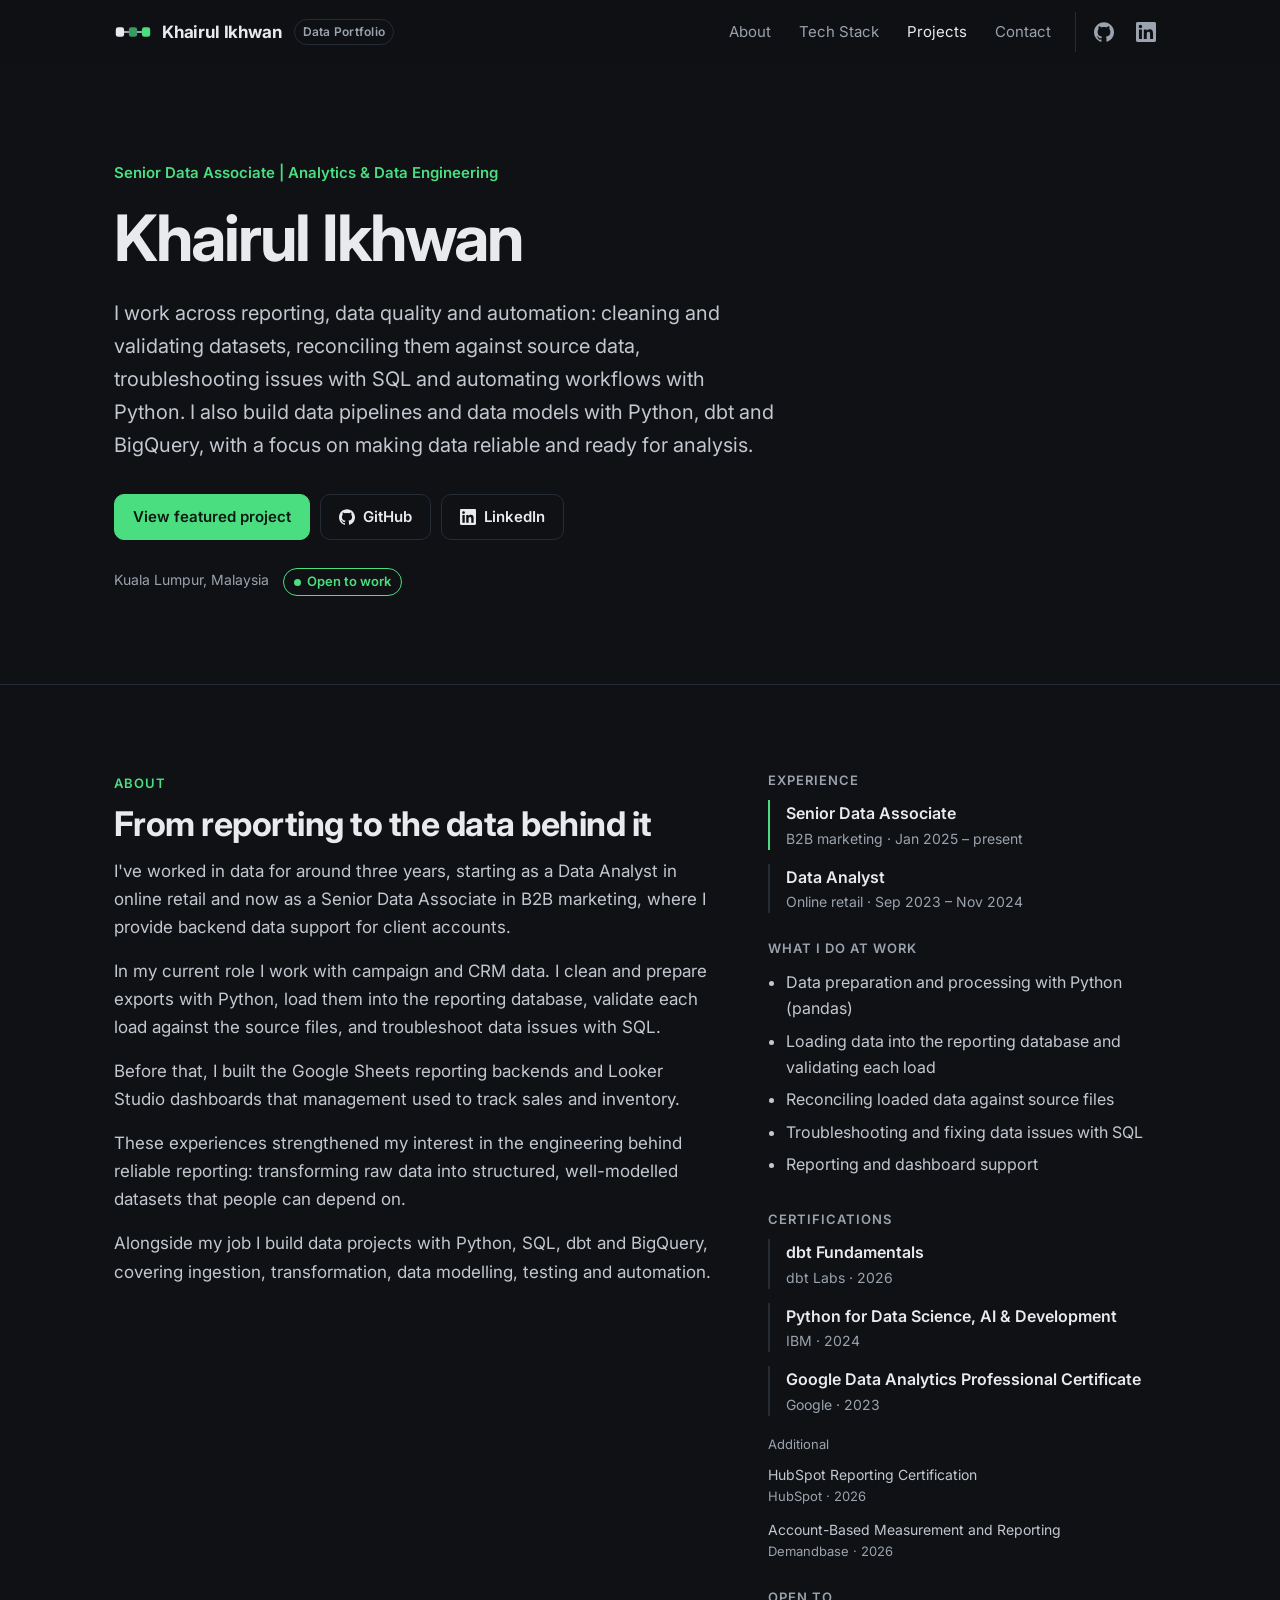
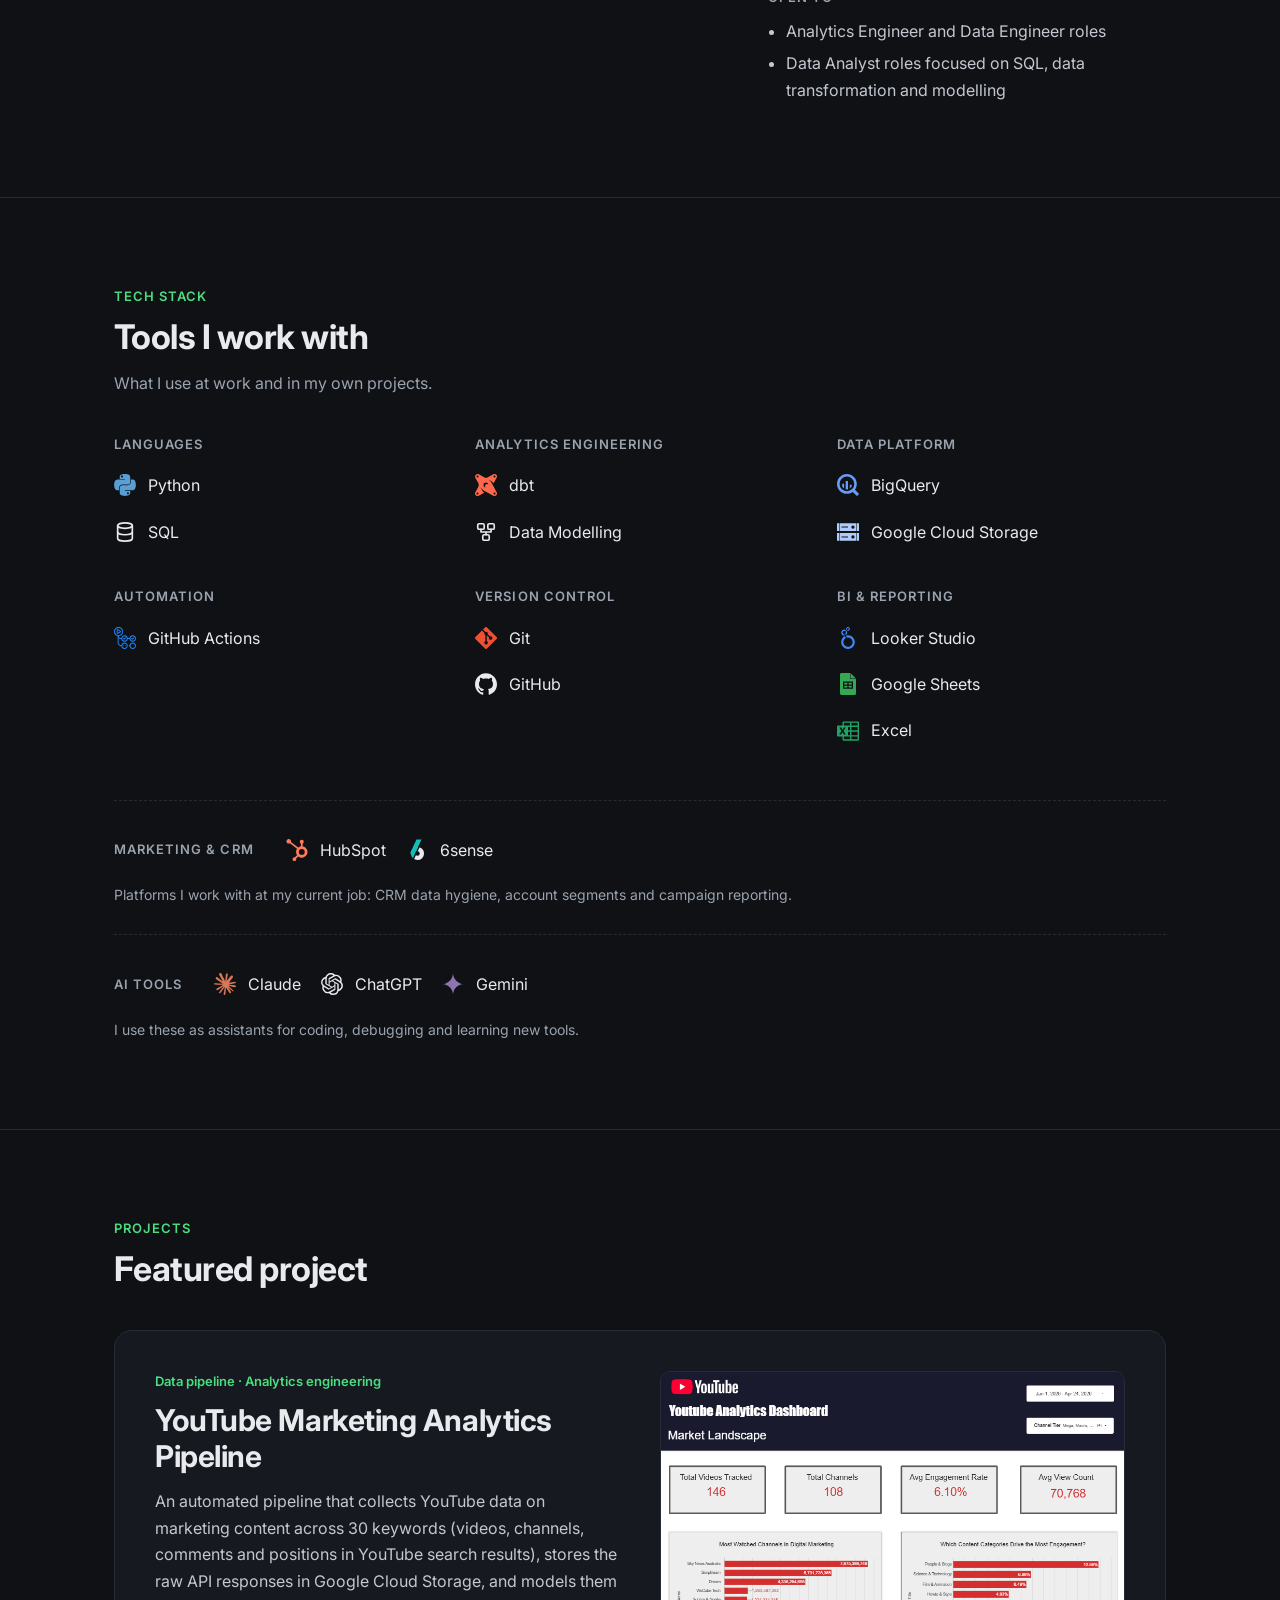
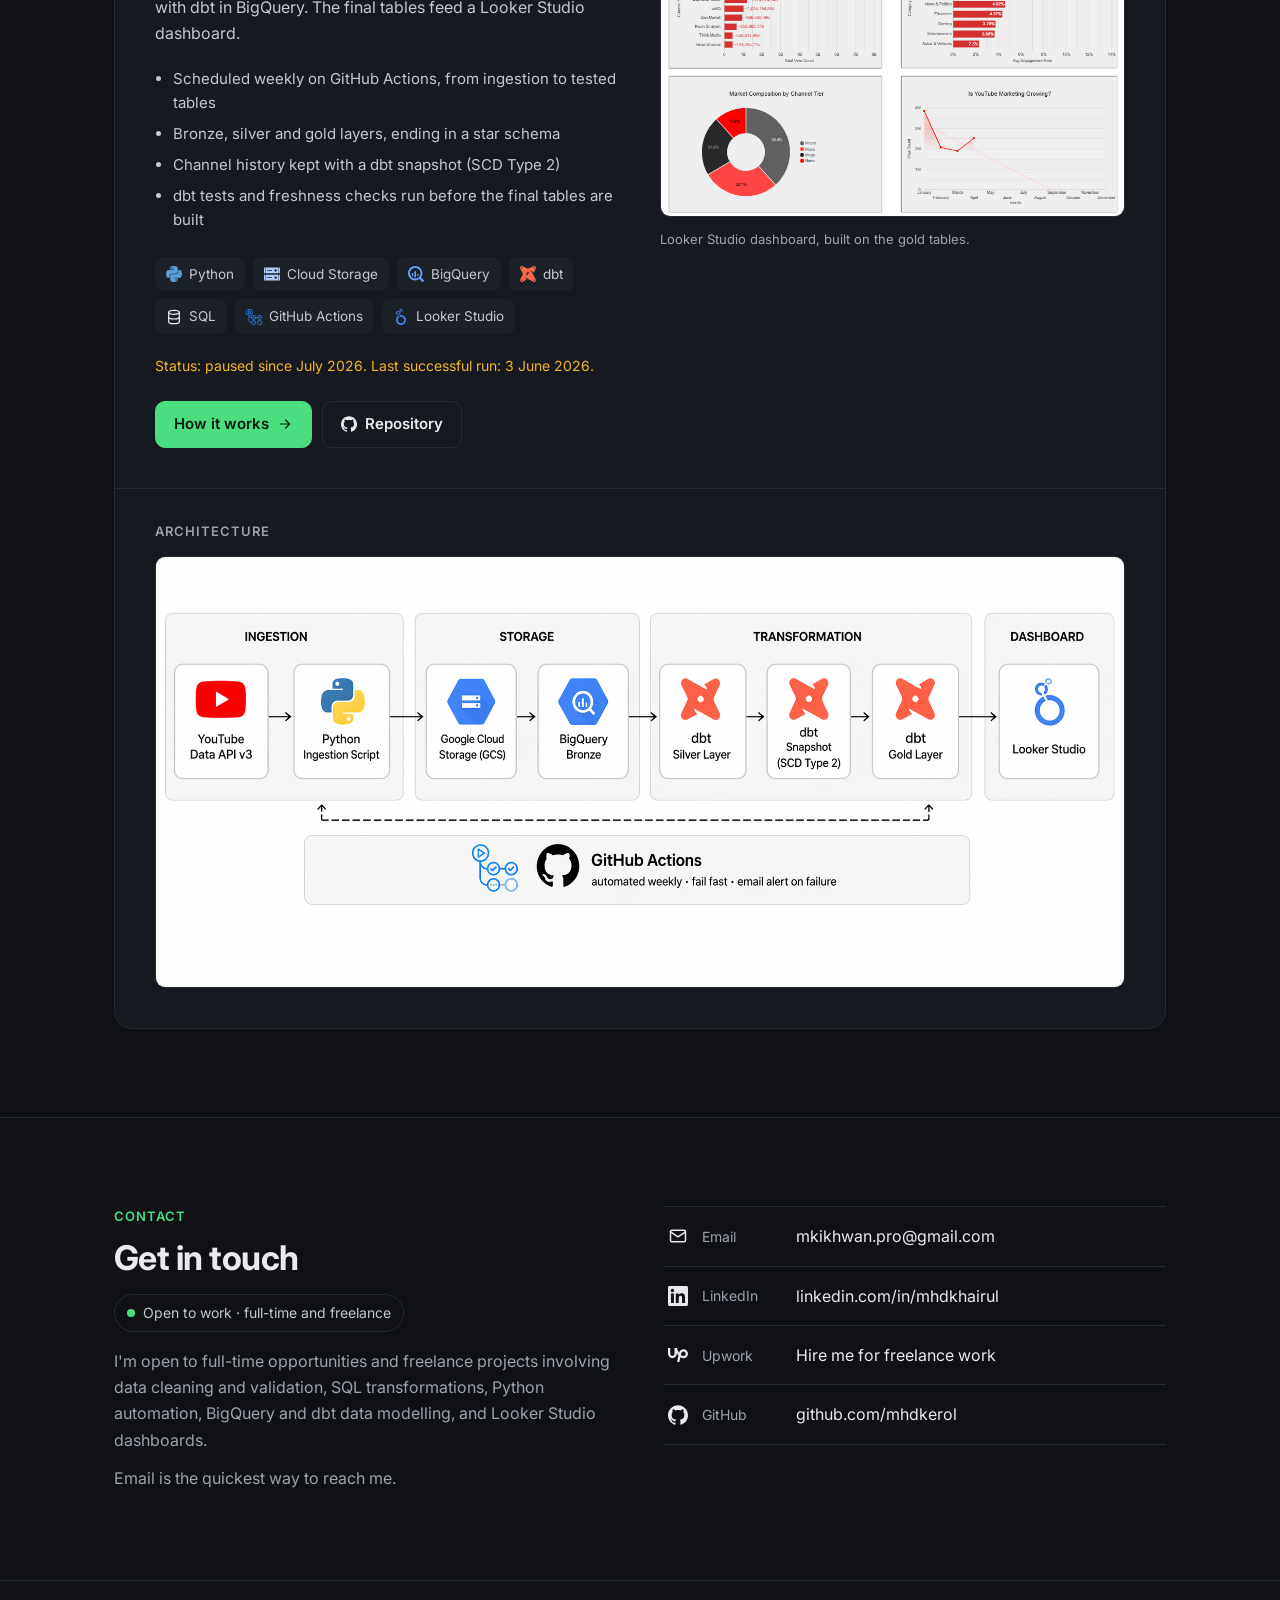
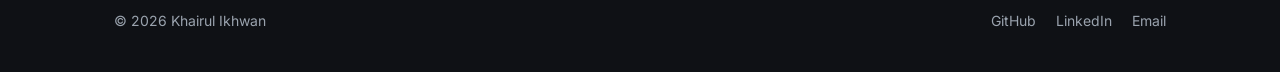
<file: index.html>
<!doctype html>
<html lang="en">
<head>
  <meta charset="utf-8">
  <meta name="viewport" content="width=device-width, initial-scale=1">
  <title>Khairul Ikhwan · Data Portfolio | Analytics &amp; Data Engineering</title>
  <meta name="description" content="Khairul Ikhwan, Senior Data Associate in Kuala Lumpur working in data operations, reporting and data quality, moving into analytics engineering and data engineering. Featured project: a YouTube analytics pipeline built with Python, dbt and BigQuery.">
  <meta name="author" content="Khairul Ikhwan">
  <link rel="canonical" href="https://mhdkerol.github.io/">

  <meta property="og:type" content="website">
  <meta property="og:url" content="https://mhdkerol.github.io/">
  <meta property="og:title" content="Khairul Ikhwan · Analytics &amp; Data Engineering">
  <meta property="og:description" content="Senior Data Associate moving into analytics engineering and data engineering. Projects built with Python, SQL, dbt and BigQuery.">
  <meta property="og:image" content="https://mhdkerol.github.io/assets/img/og-image.png">
  <meta property="og:image:width" content="1200">
  <meta property="og:image:height" content="630">
  <meta name="twitter:card" content="summary_large_image">

  <link rel="icon" href="favicon.svg" type="image/svg+xml">
  <link rel="icon" href="favicon-32.png" sizes="32x32" type="image/png">
  <link rel="apple-touch-icon" href="apple-touch-icon.png">
  <meta name="theme-color" content="#0f1115">

  <link rel="preconnect" href="https://fonts.googleapis.com">
  <link rel="preconnect" href="https://fonts.gstatic.com" crossorigin>
  <link href="https://fonts.googleapis.com/css2?family=Inter:wght@400;500;600;700&display=swap" rel="stylesheet">
  <link rel="stylesheet" href="assets/css/style.css">
</head>
<body>
<a class="skip-link" href="#main">Skip to content</a>

<header class="header">
  <div class="container header__inner">
    <a class="brand" href="#top"><svg class="brand__logo" width="38" height="16" viewBox="0 10.5 32 11" aria-hidden="true" focusable="false"><g stroke="#9aa3ae" stroke-width="1.8" fill="none" stroke-linecap="round"><path d="M8.5 16h4.5"/><path d="M19 16h4.5"/></g><rect x="1.5" y="12" width="7" height="8" rx="2" fill="#e8eaee"/><rect x="12.5" y="12" width="7" height="8" rx="2" fill="#3a9a61"/><rect x="23.5" y="12" width="7" height="8" rx="2" fill="#4ade80"/></svg><span>Khairul Ikhwan</span><span class="brand__tag">Data Portfolio</span></a>
    <button class="nav-toggle" type="button" aria-expanded="false" aria-controls="site-nav" aria-label="Open menu">
      <svg class="icon" aria-hidden="true"><use href="assets/img/icons.svg#i-menu"></use></svg>
    </button>
    <nav class="nav" id="site-nav" aria-label="Main" data-spy>
      <a class="nav__link" href="#about">About</a>
      <a class="nav__link" href="#stack">Tech Stack</a>
      <a class="nav__link" href="#projects">Projects</a>
      <a class="nav__link" href="#contact">Contact</a>
      <span class="nav__social">
        <a class="icon-link" href="https://github.com/mhdkerol" target="_blank" rel="noopener" aria-label="GitHub (opens in a new tab)">
          <svg class="icon" aria-hidden="true"><use href="assets/img/icons.svg#i-github"></use></svg>
        </a>
        <a class="icon-link" href="https://www.linkedin.com/in/mhdkhairul" target="_blank" rel="noopener" aria-label="LinkedIn (opens in a new tab)">
          <svg class="icon" aria-hidden="true"><use href="assets/img/icons.svg#i-linkedin"></use></svg>
        </a>
      </span>
    </nav>
  </div>
</header>

<main id="main">

  <!-- Intro -->
  <section class="hero" id="top">
    <div class="container">
      <p class="hero__role">Senior Data Associate&nbsp;|&nbsp;Analytics &amp; Data Engineering</p>
      <h1 class="hero__name">Khairul Ikhwan</h1>
      <p class="hero__lead">I work across reporting, data quality and automation: cleaning and validating datasets, reconciling them against source data, troubleshooting issues with SQL and automating workflows with Python. I also build data pipelines and data models with Python, dbt and BigQuery, with a focus on making data reliable and ready for analysis.</p>
      <div class="btn-row">
        <a class="btn btn--primary" href="#projects">View featured project</a>
        <a class="btn" href="https://github.com/mhdkerol" target="_blank" rel="noopener">
          <svg class="icon icon--sm" aria-hidden="true"><use href="assets/img/icons.svg#i-github"></use></svg>GitHub
        </a>
        <a class="btn" href="https://www.linkedin.com/in/mhdkhairul" target="_blank" rel="noopener">
          <svg class="icon icon--sm" aria-hidden="true"><use href="assets/img/icons.svg#i-linkedin"></use></svg>LinkedIn
        </a>
      </div>
      <p class="hero__meta">Kuala Lumpur, Malaysia <span class="hero__open">Open to work</span></p>
    </div>
  </section>

  <!-- About -->
  <section class="section" id="about">
    <div class="container about">
      <div>
        <p class="section__eyebrow">About</p>
        <h2 class="section__title">From reporting to the data behind it</h2>
        <div class="about__text">
          <p>I've worked in data for around three years, starting as a Data Analyst in online retail and now as a Senior Data Associate in B2B marketing, where I provide backend data support for client accounts.</p>
          <p>In my current role I work with campaign and CRM data. I clean and prepare exports with Python, load them into the reporting database, validate each load against the source files, and troubleshoot data issues with SQL.</p>
          <p>Before that, I built the Google Sheets reporting backends and Looker Studio dashboards that management used to track sales and inventory.</p>
          <p>These experiences strengthened my interest in the engineering behind reliable reporting: transforming raw data into structured, well-modelled datasets that people can depend on.</p>
          <p>Alongside my job I build data projects with Python, SQL, dbt and BigQuery, covering ingestion, transformation, data modelling, testing and automation.</p>
        </div>
      </div>
      <aside class="about__side" aria-label="Experience and interests">
        <div class="side-block">
          <h3>Experience</h3>
          <ul class="timeline">
            <li><strong>Senior Data Associate</strong><span>B2B marketing · Jan 2025 – present</span></li>
            <li><strong>Data Analyst</strong><span>Online retail · Sep 2023 – Nov 2024</span></li>
          </ul>
        </div>
        <div class="side-block">
          <h3>What I do at work</h3>
          <ul class="plain-list">
            <li>Data preparation and processing with Python (pandas)</li>
            <li>Loading data into the reporting database and validating each load</li>
            <li>Reconciling loaded data against source files</li>
            <li>Troubleshooting and fixing data issues with SQL</li>
            <li>Reporting and dashboard support</li>
          </ul>
        </div>
        <div class="side-block">
          <h3>Certifications</h3>
          <ul class="timeline timeline--plain">
            <li><strong>dbt Fundamentals</strong><span>dbt Labs · 2026</span></li>
            <li><strong>Python for Data Science, AI &amp; Development</strong><span>IBM · 2024</span></li>
            <li><strong>Google Data Analytics Professional Certificate</strong><span>Google · 2023</span></li>
          </ul>
          <p class="cert-extra-title">Additional</p>
          <ul class="cert-extra">
            <li>HubSpot Reporting Certification <span>HubSpot · 2026</span></li>
            <li>Account-Based Measurement and Reporting <span>Demandbase · 2026</span></li>
          </ul>
        </div>
        <div class="side-block">
          <h3>Open to</h3>
          <ul class="plain-list">
            <li>Analytics Engineer and Data Engineer roles</li>
            <li>Data Analyst roles focused on SQL, data transformation and modelling</li>
          </ul>
        </div>
      </aside>
    </div>
  </section>

  <!-- Tech stack -->
  <section class="section" id="stack">
    <div class="container">
      <p class="section__eyebrow">Tech Stack</p>
      <h2 class="section__title">Tools I work with</h2>
      <p class="section__intro">What I use at work and in my own projects.</p>

      <div class="stack">
        <div class="stack__group">
          <h3>Languages</h3>
          <ul class="stack__list">
            <li class="stack__item"><svg class="icon" aria-hidden="true"><use href="assets/img/icons.svg#i-python"></use></svg>Python</li>
            <li class="stack__item"><svg class="icon" aria-hidden="true"><use href="assets/img/icons.svg#i-sql"></use></svg>SQL</li>
          </ul>
        </div>
        <div class="stack__group">
          <h3>Analytics Engineering</h3>
          <ul class="stack__list">
            <li class="stack__item"><svg class="icon" aria-hidden="true"><use href="assets/img/icons.svg#i-dbt"></use></svg>dbt</li>
            <li class="stack__item"><svg class="icon" aria-hidden="true"><use href="assets/img/icons.svg#i-model"></use></svg>Data Modelling</li>
          </ul>
        </div>
        <div class="stack__group">
          <h3>Data Platform</h3>
          <ul class="stack__list">
            <li class="stack__item"><svg class="icon" aria-hidden="true"><use href="assets/img/icons.svg#i-googlebigquery"></use></svg>BigQuery</li>
            <li class="stack__item"><svg class="icon" aria-hidden="true"><use href="assets/img/icons.svg#i-googlecloudstorage"></use></svg>Google Cloud Storage</li>
          </ul>
        </div>
        <div class="stack__group">
          <h3>Automation</h3>
          <ul class="stack__list">
            <li class="stack__item"><svg class="icon" aria-hidden="true"><use href="assets/img/icons.svg#i-githubactions"></use></svg>GitHub Actions</li>
          </ul>
        </div>
        <div class="stack__group">
          <h3>Version Control</h3>
          <ul class="stack__list">
            <li class="stack__item"><svg class="icon" aria-hidden="true"><use href="assets/img/icons.svg#i-git"></use></svg>Git</li>
            <li class="stack__item"><svg class="icon" aria-hidden="true"><use href="assets/img/icons.svg#i-github"></use></svg>GitHub</li>
          </ul>
        </div>
        <div class="stack__group">
          <h3>BI &amp; Reporting</h3>
          <ul class="stack__list">
            <li class="stack__item"><svg class="icon" aria-hidden="true"><use href="assets/img/icons.svg#i-looker"></use></svg>Looker Studio</li>
            <li class="stack__item"><svg class="icon" aria-hidden="true"><use href="assets/img/icons.svg#i-sheets"></use></svg>Google Sheets</li>
            <li class="stack__item"><svg class="icon" aria-hidden="true"><use href="assets/img/icons.svg#i-excel"></use></svg>Excel</li>
          </ul>
        </div>
      </div>

      <div class="stack-ai">
        <h3>Marketing &amp; CRM</h3>
        <ul class="stack__list">
          <li class="stack__item"><svg class="icon" aria-hidden="true"><use href="assets/img/icons.svg#i-hubspot"></use></svg>HubSpot</li>
          <li class="stack__item"><svg class="icon" viewBox="0 0 24 24" aria-hidden="true" focusable="false"><defs><clipPath id="sxL"><polygon points="0,0 17.2,0 6.2,24 0,24"/></clipPath><clipPath id="sxR"><polygon points="18.9,0 24,0 24,24 7.9,24"/></clipPath><mask id="sxH"><rect width="24" height="24" fill="#fff"/><circle cx="12.5" cy="15.8" r="2.5" fill="#000"/></mask></defs><g mask="url(#sxH)"><g clip-path="url(#sxL)" fill="#14BDB5"><circle cx="12.5" cy="15.8" r="7.2"/><polygon points="11.4,0.5 17.2,0.5 10.2,15.8 4.4,15.8"/></g><circle cx="12.5" cy="15.8" r="7.2" fill="currentColor" clip-path="url(#sxR)"/></g></svg>6sense</li>
        </ul>
        <p>Platforms I work with at my current job: CRM data hygiene, account segments and campaign reporting.</p>
      </div>

      <div class="stack-ai stack-ai--next">
        <h3>AI Tools</h3>
        <ul class="stack__list">
          <li class="stack__item"><svg class="icon" aria-hidden="true"><use href="assets/img/icons.svg#i-claude"></use></svg>Claude</li>
          <li class="stack__item"><svg class="icon" aria-hidden="true"><use href="assets/img/icons.svg#i-openai"></use></svg>ChatGPT</li>
          <li class="stack__item"><svg class="icon" aria-hidden="true"><use href="assets/img/icons.svg#i-googlegemini"></use></svg>Gemini</li>
        </ul>
        <p>I use these as assistants for coding, debugging and learning new tools.</p>
      </div>
    </div>
  </section>

  <!-- Featured project -->
  <section class="section" id="projects">
    <div class="container">
      <p class="section__eyebrow">Projects</p>
      <h2 class="section__title">Featured project</h2>

      <article class="feature" aria-labelledby="yt-title">
        <div class="feature__body">
          <div>
            <p class="feature__tag">Data pipeline · Analytics engineering</p>
            <h3 class="feature__title" id="yt-title">YouTube Marketing Analytics Pipeline</h3>
            <p class="feature__desc">An automated pipeline that collects YouTube data on marketing content across 30 keywords (videos, channels, comments and positions in YouTube search results), stores the raw API responses in Google Cloud Storage, and models them with dbt in BigQuery. The final tables feed a Looker Studio dashboard.</p>
            <ul class="feature__points">
              <li>Scheduled weekly on GitHub Actions, from ingestion to tested tables</li>
              <li>Bronze, silver and gold layers, ending in a star schema</li>
              <li>Channel history kept with a dbt snapshot (SCD Type 2)</li>
              <li>dbt tests and freshness checks run before the final tables are built</li>
            </ul>
            <ul class="tech-row" aria-label="Technologies used">
              <li><svg class="icon" aria-hidden="true"><use href="assets/img/icons.svg#i-python"></use></svg>Python</li>
              <li><svg class="icon" aria-hidden="true"><use href="assets/img/icons.svg#i-googlecloudstorage"></use></svg>Cloud Storage</li>
              <li><svg class="icon" aria-hidden="true"><use href="assets/img/icons.svg#i-googlebigquery"></use></svg>BigQuery</li>
              <li><svg class="icon" aria-hidden="true"><use href="assets/img/icons.svg#i-dbt"></use></svg>dbt</li>
              <li><svg class="icon" aria-hidden="true"><use href="assets/img/icons.svg#i-sql"></use></svg>SQL</li>
              <li><svg class="icon" aria-hidden="true"><use href="assets/img/icons.svg#i-githubactions"></use></svg>GitHub Actions</li>
              <li><svg class="icon" aria-hidden="true"><use href="assets/img/icons.svg#i-looker"></use></svg>Looker Studio</li>
            </ul>
            <p class="project-status">Status: paused since July 2026. Last successful run: 3 June 2026.</p>
            <div class="btn-row">
              <a class="btn btn--primary" href="projects/youtube-analytics.html">
                How it works<svg class="icon icon--sm" aria-hidden="true"><use href="assets/img/icons.svg#i-arrow"></use></svg>
              </a>
              <a class="btn" href="https://github.com/mhdkerol/youtube-analytics-API" target="_blank" rel="noopener">
                <svg class="icon icon--sm" aria-hidden="true"><use href="assets/img/icons.svg#i-github"></use></svg>Repository
              </a>
            </div>
          </div>
          <div class="feature__visual">
            <figure class="shot">
              <img src="assets/img/dashboard.png" width="893" height="856" loading="lazy"
                   alt="Looker Studio dashboard, Market Landscape page: totals for videos tracked, channels and average engagement rate, with charts of the most watched channels, content categories by engagement and channel tiers.">
            </figure>
            <p class="shot-caption">Looker Studio dashboard, built on the gold tables.</p>
          </div>
        </div>
        <div class="feature__wide">
          <h4>Architecture</h4>
          <figure class="shot">
            <img src="assets/img/architecture.png" width="1881" height="836" loading="lazy"
                 alt="Architecture: the YouTube Data API is read by a Python ingestion script, raw files land in Google Cloud Storage and BigQuery bronze tables, dbt builds silver, snapshot and gold layers, and Looker Studio reads the gold layer. GitHub Actions runs the pipeline weekly.">
          </figure>
        </div>
      </article>
    </div>
  </section>

  <!-- Contact -->
  <section class="section" id="contact">
    <div class="container contact">
      <div>
        <p class="section__eyebrow">Contact</p>
        <h2 class="section__title">Get in touch</h2>
        <p class="availability"><span aria-hidden="true"></span>Open to work · full-time and freelance</p>
        <p class="section__intro">I'm open to full-time opportunities and freelance projects involving data cleaning and validation, SQL transformations, Python automation, BigQuery and dbt data modelling, and Looker Studio dashboards.</p>
        <p class="section__intro" style="margin-top: 12px">Email is the quickest way to reach me.</p>
      </div>
      <ul class="contact__links">
        <li><a href="mailto:mkikhwan.pro@gmail.com">
          <svg class="icon" aria-hidden="true"><use href="assets/img/icons.svg#i-mail"></use></svg>
          <span class="label">Email</span><span class="value">mkikhwan.pro@gmail.com</span>
        </a></li>
        <li><a href="https://www.linkedin.com/in/mhdkhairul" target="_blank" rel="noopener">
          <svg class="icon" aria-hidden="true"><use href="assets/img/icons.svg#i-linkedin"></use></svg>
          <span class="label">LinkedIn</span><span class="value">linkedin.com/in/mhdkhairul</span>
        </a></li>
        <li><a href="https://www.upwork.com/freelancers/~019ff9cebfa9b17c10" target="_blank" rel="noopener">
          <svg class="icon" aria-hidden="true"><use href="assets/img/icons.svg#i-upwork"></use></svg>
          <span class="label">Upwork</span><span class="value">Hire me for freelance work</span>
        </a></li>
        <li><a href="https://github.com/mhdkerol" target="_blank" rel="noopener">
          <svg class="icon" aria-hidden="true"><use href="assets/img/icons.svg#i-github"></use></svg>
          <span class="label">GitHub</span><span class="value">github.com/mhdkerol</span>
        </a></li>
      </ul>
    </div>
  </section>
</main>

<footer class="footer">
  <div class="container footer__inner">
    <span>© <span id="year">2026</span> Khairul Ikhwan</span>
    <nav aria-label="Footer">
      <a href="https://github.com/mhdkerol" target="_blank" rel="noopener">GitHub</a>
      <a href="https://www.linkedin.com/in/mhdkhairul" target="_blank" rel="noopener">LinkedIn</a>
      <a href="mailto:mkikhwan.pro@gmail.com">Email</a>
    </nav>
  </div>
</footer>

<script src="assets/js/main.js" defer></script>
</body>
</html>
</file>
<file: assets/css/style.css>
/* =========================================================
   Khairul Ikhwan – portfolio
   Plain CSS, no build step. Dark, understated theme.
   ========================================================= */

:root {
  --bg: #0f1115;
  --surface: #161a20;
  --surface-2: #1c2128;
  --border: #262c35;
  --text: #e8eaee;
  --text-soft: #c3c8d0;
  --muted: #9aa3ae;
  --accent: #4ade80;
  --accent-ink: #0b1a10;
  --radius: 12px;
  --max: 1100px;
  --header-h: 64px;
}

*, *::before, *::after { box-sizing: border-box; }

html { scroll-behavior: smooth; scroll-padding-top: calc(var(--header-h) + 16px); }
@media (prefers-reduced-motion: reduce) { html { scroll-behavior: auto; } * { transition: none !important; } }

body {
  margin: 0;
  background: var(--bg);
  color: var(--text);
  font-family: Inter, system-ui, -apple-system, "Segoe UI", Roboto, sans-serif;
  font-size: 16px;
  line-height: 1.65;
  -webkit-font-smoothing: antialiased;
  overflow-x: hidden;
}

a { color: inherit; text-decoration: none; }
img { max-width: 100%; height: auto; display: block; }
h1, h2, h3 { line-height: 1.2; letter-spacing: -0.015em; margin: 0; }
p { margin: 0; }
code { font-family: ui-monospace, "SFMono-Regular", Menlo, Consolas, monospace; font-size: 0.92em; background: var(--surface-2); padding: 1px 6px; border-radius: 5px; }

.container { max-width: var(--max); margin: 0 auto; padding: 0 24px; }

:focus-visible { outline: 2px solid var(--accent); outline-offset: 3px; border-radius: 6px; }

.skip-link {
  position: absolute; left: -9999px; top: 10px; z-index: 100;
  background: var(--accent); color: var(--accent-ink); padding: 8px 14px; border-radius: 8px; font-weight: 600;
}
.skip-link:focus { left: 12px; }

.icon { width: 20px; height: 20px; flex: none; }
.icon--sm { width: 16px; height: 16px; }

/* ---------- Header / nav ---------- */
.header {
  position: sticky; top: 0; z-index: 50;
  background: rgba(15, 17, 21, 0.88);
  backdrop-filter: saturate(140%) blur(8px);
  -webkit-backdrop-filter: saturate(140%) blur(8px);
  border-bottom: 1px solid transparent;
  transition: border-color .2s;
}
.header.is-scrolled { border-bottom-color: var(--border); }
.header__inner { height: var(--header-h); display: flex; align-items: center; justify-content: space-between; gap: 16px; }
.brand { display: inline-flex; align-items: center; gap: 10px; font-weight: 700; font-size: 17px; letter-spacing: -0.01em; }
.brand__logo { flex: none; }

.nav { display: flex; align-items: center; gap: 4px; }
.nav__link {
  padding: 8px 12px; border-radius: 8px; font-size: 15px; color: var(--muted);
  transition: color .15s, background-color .15s;
}
.nav__link:hover { color: var(--text); background: var(--surface); }
.nav__link.is-active { color: var(--text); }
.nav__social { display: flex; gap: 2px; margin-left: 8px; padding-left: 8px; border-left: 1px solid var(--border); }
.icon-link {
  display: inline-flex; align-items: center; justify-content: center;
  width: 40px; height: 40px; border-radius: 8px; color: var(--muted);
  transition: color .15s, background-color .15s;
}
.icon-link:hover { color: var(--text); background: var(--surface); }

.nav-toggle {
  display: none; align-items: center; justify-content: center;
  width: 44px; height: 44px; border-radius: 8px; border: 1px solid var(--border);
  background: transparent; color: var(--text); cursor: pointer;
}

@media (max-width: 760px) {
  .nav-toggle { display: inline-flex; }
  .nav {
    position: absolute; top: var(--header-h); left: 0; right: 0;
    flex-direction: column; align-items: stretch; gap: 0;
    padding: 8px 16px 16px; background: var(--bg); border-bottom: 1px solid var(--border);
    display: none;
  }
  .nav.is-open { display: flex; }
  .nav__link { padding: 14px 12px; font-size: 16px; }
  .nav__social { margin: 8px 0 0; padding: 8px 0 0; border-left: 0; border-top: 1px solid var(--border); }
}

/* ---------- Buttons ---------- */
.btn {
  display: inline-flex; align-items: center; gap: 8px;
  min-height: 44px; padding: 10px 18px; border-radius: 10px;
  font-size: 15px; font-weight: 600; border: 1px solid var(--border); color: var(--text);
  transition: background-color .15s, border-color .15s, color .15s;
}
.btn:hover { background: var(--surface); border-color: #3a414c; }
.btn--primary { background: var(--accent); border-color: var(--accent); color: var(--accent-ink); }
.btn--primary:hover { background: #6ee7a0; border-color: #6ee7a0; color: var(--accent-ink); }
.btn-row { display: flex; flex-wrap: wrap; gap: 10px; }

/* ---------- Sections ---------- */
.section { padding: 88px 0; border-top: 1px solid var(--border); }
.section__eyebrow { font-size: 13px; font-weight: 600; letter-spacing: .08em; text-transform: uppercase; color: var(--accent); margin-bottom: 10px; }
.section__title { font-size: clamp(26px, 3.2vw, 34px); margin-bottom: 12px; }
.section__intro { color: var(--muted); max-width: 620px; }

/* ---------- Hero ---------- */
.hero { padding: 96px 0 88px; }
.hero__role { font-size: 15px; font-weight: 600; color: var(--accent); margin-bottom: 14px; }
.hero__name { font-size: clamp(40px, 6vw, 64px); letter-spacing: -0.03em; margin-bottom: 20px; }
.hero__lead { font-size: clamp(17px, 2vw, 20px); color: var(--text-soft); max-width: 660px; margin-bottom: 32px; }
.hero__meta { margin-top: 28px; font-size: 14px; color: var(--muted); }

/* ---------- About ---------- */
.about { display: grid; grid-template-columns: minmax(0, 1.5fr) minmax(0, 1fr); gap: 56px; }
.about__text { display: flex; flex-direction: column; gap: 16px; color: var(--text-soft); font-size: 17px; }
.about__side { display: flex; flex-direction: column; gap: 28px; }
.side-block h3 { font-size: 13px; font-weight: 600; letter-spacing: .08em; text-transform: uppercase; color: var(--muted); margin-bottom: 12px; }
.timeline { list-style: none; margin: 0; padding: 0; display: flex; flex-direction: column; gap: 14px; }
.timeline li { display: flex; flex-direction: column; padding-left: 16px; border-left: 2px solid var(--border); }
.timeline li:first-child { border-left-color: var(--accent); }
.timeline--plain li:first-child { border-left-color: var(--border); }
.timeline strong { font-weight: 600; }
.timeline span { font-size: 14px; color: var(--muted); }
.plain-list { margin: 0; padding-left: 18px; color: var(--text-soft); }
.plain-list li { margin-bottom: 6px; }

@media (max-width: 860px) { .about { grid-template-columns: 1fr; gap: 40px; } }

/* ---------- Tech stack ---------- */
.stack { display: grid; grid-template-columns: repeat(3, minmax(0, 1fr)); gap: 36px 32px; margin-top: 40px; }
.stack__group h3 { font-size: 13px; font-weight: 600; letter-spacing: .08em; text-transform: uppercase; color: var(--muted); margin-bottom: 12px; }
.stack__list { list-style: none; margin: 0; padding: 0; display: flex; flex-direction: column; gap: 4px; }
.stack__item {
  display: flex; align-items: center; gap: 12px; padding: 8px 10px; margin: 0 -10px;
  border-radius: 8px; font-size: 16px; transition: background-color .15s;
}
.stack__item:hover { background: var(--surface); }
.stack__item .icon { width: 22px; height: 22px; color: var(--text); }

.stack-ai {
  margin-top: 48px; padding-top: 28px; border-top: 1px dashed var(--border);
  display: flex; flex-wrap: wrap; align-items: center; gap: 12px 32px;
}
.stack-ai h3 { font-size: 13px; font-weight: 600; letter-spacing: .08em; text-transform: uppercase; color: var(--muted); }
.stack-ai .stack__list { flex-direction: row; flex-wrap: wrap; gap: 4px 20px; }
.stack-ai p { flex-basis: 100%; font-size: 14px; color: var(--muted); }

@media (max-width: 860px) { .stack { grid-template-columns: repeat(2, minmax(0, 1fr)); } }
@media (max-width: 520px) { .stack { grid-template-columns: 1fr; gap: 28px; } }

/* ---------- Featured project ---------- */
.feature {
  margin-top: 40px; background: var(--surface); border: 1px solid var(--border); border-radius: 18px; overflow: hidden;
}
.feature__body { padding: 40px; display: grid; grid-template-columns: minmax(0, 1fr) minmax(0, 1fr); gap: 40px; align-items: start; }
.feature__tag { font-size: 13px; font-weight: 600; color: var(--accent); margin-bottom: 10px; }
.feature__title { font-size: clamp(24px, 3vw, 30px); margin-bottom: 14px; }
.feature__desc { color: var(--text-soft); margin-bottom: 20px; }
.feature__points { margin: 0 0 24px; padding-left: 18px; color: var(--text-soft); font-size: 15px; }
.feature__points li { margin-bottom: 6px; }
.tech-row { list-style: none; margin: 0 0 28px; padding: 0; display: flex; flex-wrap: wrap; gap: 8px; }
.tech-row li {
  display: inline-flex; align-items: center; gap: 7px; padding: 6px 11px;
  background: var(--surface-2); border-radius: 8px; font-size: 13.5px; color: var(--text-soft);
}
.tech-row .icon { width: 16px; height: 16px; color: var(--text); }

.feature__visual { display: flex; flex-direction: column; gap: 12px; }
.shot {
  margin: 0; border-radius: 10px; overflow: hidden; border: 1px solid var(--border); background: #fff;
}
.shot img { width: 100%; }
.shot-caption { font-size: 13px; color: var(--muted); }

.feature__wide { border-top: 1px solid var(--border); padding: 32px 40px 40px; }
.feature__wide h4 { margin: 0 0 14px; font-size: 13px; font-weight: 600; letter-spacing: .08em; text-transform: uppercase; color: var(--muted); }

@media (max-width: 900px) {
  .feature__body { grid-template-columns: 1fr; padding: 28px; }
  .feature__wide { padding: 24px 28px 28px; }
}
@media (max-width: 520px) {
  .feature__body { padding: 22px; }
  .feature__wide { padding: 20px 22px 24px; }
}

/* ---------- Contact ---------- */
.contact { display: grid; grid-template-columns: minmax(0, 1fr) minmax(0, 1fr); gap: 48px; align-items: start; }
.contact__links { list-style: none; margin: 0; padding: 0; border-top: 1px solid var(--border); }
.contact__links a {
  display: flex; align-items: center; gap: 14px; padding: 16px 4px; border-bottom: 1px solid var(--border);
  transition: color .15s, padding-left .15s;
}
.contact__links a:hover { color: var(--accent); padding-left: 10px; }
.contact__links .label { width: 80px; color: var(--muted); font-size: 14px; }
.contact__links .value { flex: 1; min-width: 0; overflow-wrap: anywhere; }
@media (max-width: 760px) { .contact { grid-template-columns: 1fr; gap: 28px; } }

/* ---------- Footer ---------- */
.footer { border-top: 1px solid var(--border); padding: 28px 0 40px; }
.footer__inner { display: flex; flex-wrap: wrap; justify-content: space-between; align-items: center; gap: 12px; font-size: 14px; color: var(--muted); }
.footer nav { display: flex; flex-wrap: wrap; gap: 20px; }
.footer a:hover { color: var(--text); }

/* =========================================================
   Project page
   ========================================================= */
.breadcrumb { padding-top: 32px; font-size: 14px; color: var(--muted); }
.breadcrumb a:hover { color: var(--text); }

.p-hero { padding: 28px 0 48px; }
.p-hero h1 { font-size: clamp(32px, 5vw, 48px); letter-spacing: -0.025em; margin-bottom: 18px; }
.p-hero .lead { font-size: clamp(17px, 2vw, 19px); color: var(--text-soft); max-width: 740px; margin-bottom: 24px; }

.facts {
  display: grid; grid-template-columns: repeat(4, minmax(0, 1fr)); gap: 0;
  border: 1px solid var(--border); border-radius: var(--radius); margin-top: 32px; overflow: hidden;
}
.facts div { padding: 16px 20px; border-right: 1px solid var(--border); }
.facts div:last-child { border-right: 0; }
.facts dt { font-size: 12px; font-weight: 600; letter-spacing: .06em; text-transform: uppercase; color: var(--muted); margin-bottom: 4px; }
.facts dd { margin: 0; font-size: 15px; }
@media (max-width: 760px) {
  .facts { grid-template-columns: repeat(2, minmax(0, 1fr)); }
  .facts div:nth-child(2) { border-right: 0; }
  .facts div:nth-child(-n+2) { border-bottom: 1px solid var(--border); }
}

.toc {
  position: sticky; top: var(--header-h); z-index: 40; background: rgba(15, 17, 21, 0.94);
  border-top: 1px solid var(--border); border-bottom: 1px solid var(--border);
}
.toc ul { list-style: none; margin: 0; padding: 0; display: flex; gap: 4px; overflow-x: auto; scrollbar-width: none; }
.toc ul::-webkit-scrollbar { display: none; }
.toc a { display: block; white-space: nowrap; padding: 12px 12px; font-size: 14px; color: var(--muted); border-bottom: 2px solid transparent; }
.toc a:hover { color: var(--text); }
.toc a.is-active { color: var(--text); border-bottom-color: var(--accent); }

.p-section { padding: 64px 0; border-bottom: 1px solid var(--border); scroll-margin-top: calc(var(--header-h) + 60px); }
.p-section:last-of-type { border-bottom: 0; }
.p-section h2 { font-size: clamp(24px, 3vw, 30px); margin-bottom: 16px; }
.p-section h3 { font-size: 18px; margin: 28px 0 10px; }
.prose { max-width: 740px; color: var(--text-soft); font-size: 17px; display: flex; flex-direction: column; gap: 14px; }
.prose ul, .prose ol { margin: 0; padding-left: 22px; display: flex; flex-direction: column; gap: 6px; }
.prose strong { color: var(--text); }

.p-figure { margin: 28px 0 0; }
.p-figure .shot { max-width: 100%; }
.p-figure figcaption { margin-top: 10px; font-size: 14px; color: var(--muted); }
.p-figure--narrow { max-width: 760px; }

.workflow { list-style: none; margin: 24px 0 0; padding: 0; counter-reset: step; display: grid; grid-template-columns: repeat(2, minmax(0, 1fr)); gap: 12px; }
.workflow li {
  counter-increment: step; position: relative; padding: 18px 18px 18px 56px;
  background: var(--surface); border: 1px solid var(--border); border-radius: var(--radius); color: var(--text-soft); font-size: 15px;
}
.workflow li::before {
  content: counter(step); position: absolute; left: 18px; top: 18px;
  width: 26px; height: 26px; border-radius: 50%; background: var(--surface-2); color: var(--accent);
  display: flex; align-items: center; justify-content: center; font-size: 13px; font-weight: 700;
}
.workflow strong { display: block; color: var(--text); margin-bottom: 2px; }
@media (max-width: 760px) { .workflow { grid-template-columns: 1fr; } }

.table-wrap { overflow-x: auto; margin-top: 20px; border: 1px solid var(--border); border-radius: var(--radius); }
table { width: 100%; border-collapse: collapse; font-size: 15px; }
th, td { text-align: left; padding: 12px 16px; border-bottom: 1px solid var(--border); vertical-align: top; }
th { font-size: 12px; letter-spacing: .06em; text-transform: uppercase; color: var(--muted); font-weight: 600; background: var(--surface); }
tr:last-child td { border-bottom: 0; }
td { color: var(--text-soft); }
td:first-child { color: var(--text); white-space: nowrap; }

.decisions { display: grid; grid-template-columns: repeat(2, minmax(0, 1fr)); gap: 14px; margin-top: 24px; }
.decision { padding: 22px; background: var(--surface); border: 1px solid var(--border); border-radius: var(--radius); }
.decision h3 { margin: 0 0 8px; font-size: 17px; }
.decision p { color: var(--text-soft); font-size: 15px; }
@media (max-width: 760px) { .decisions { grid-template-columns: 1fr; } }

/* Code snippets */
.snippet { margin-top: 20px; background: var(--surface); border: 1px solid var(--border); border-radius: var(--radius); overflow: hidden; }
.snippet__head { display: flex; flex-wrap: wrap; justify-content: space-between; align-items: baseline; gap: 6px 16px; padding: 18px 20px 0; }
.snippet__head h3 { margin: 0; font-size: 17px; }
.snippet__head a { font-size: 14px; color: var(--accent); display: inline-flex; align-items: center; gap: 4px; }
.snippet__head a:hover { text-decoration: underline; }
.snippet__why { padding: 8px 20px 0; color: var(--text-soft); font-size: 15px; max-width: 760px; }
.snippet__file { padding: 10px 20px 12px; font-family: ui-monospace, Menlo, monospace; font-size: 12px; color: var(--muted); }
.snippet pre { margin: 0; border-top: 1px solid var(--border); overflow-x: auto; background: #0b0d10; }
.snippet pre code, .snippet pre code.hljs { display: block; background: transparent; padding: 18px 20px; font-size: 13.5px; line-height: 1.65; border-radius: 0; }

.status-note {
  margin-top: 28px; padding: 16px 20px; border-radius: var(--radius);
  background: var(--surface); border: 1px solid var(--border); color: var(--text-soft); font-size: 15px; max-width: 760px;
}
.status-note strong { color: #f0b429; }

.end-cta {
  margin: 0 0 72px; padding: 32px; background: var(--surface); border: 1px solid var(--border); border-radius: 16px;
  display: flex; flex-wrap: wrap; justify-content: space-between; align-items: center; gap: 20px;
}
.end-cta h2 { font-size: 22px; margin-bottom: 4px; }
.end-cta p { color: var(--text-soft); }
.cert-extra-title { margin: 18px 0 8px; font-size: 13px; color: var(--muted); }
.cert-extra { list-style: none; margin: 0; padding: 0; display: flex; flex-direction: column; gap: 6px; font-size: 14px; color: var(--text-soft); }
.cert-extra { gap: 10px; }
.cert-extra span { display: block; font-size: 13px; color: var(--muted); }
.availability {
  display: inline-flex; align-items: center; gap: 8px; margin: 4px 0 16px;
  padding: 6px 12px; border: 1px solid var(--border); border-radius: 999px;
  font-size: 14px; color: var(--text-soft);
}
.availability span { width: 8px; height: 8px; border-radius: 50%; background: var(--accent); }
.project-status { margin: -8px 0 24px; font-size: 14px; color: #f0b429; }
.stack-ai--next { margin-top: 28px; }

.brand__tag { margin-left: 2px; padding: 2px 8px; border: 1px solid var(--border); border-radius: 999px; font-size: 12px; font-weight: 600; color: var(--muted); letter-spacing: 0.02em; }
@media (max-width: 340px) { .brand__tag { display: none; } }
.hero__open { display: inline-flex; align-items: center; gap: 6px; margin-left: 10px; padding: 2px 10px; border-radius: 999px; font-size: 13px; font-weight: 600; color: var(--accent); border: 1px solid currentColor; }
.hero__open::before { content: ""; width: 7px; height: 7px; border-radius: 50%; background: currentColor; }
</file>
